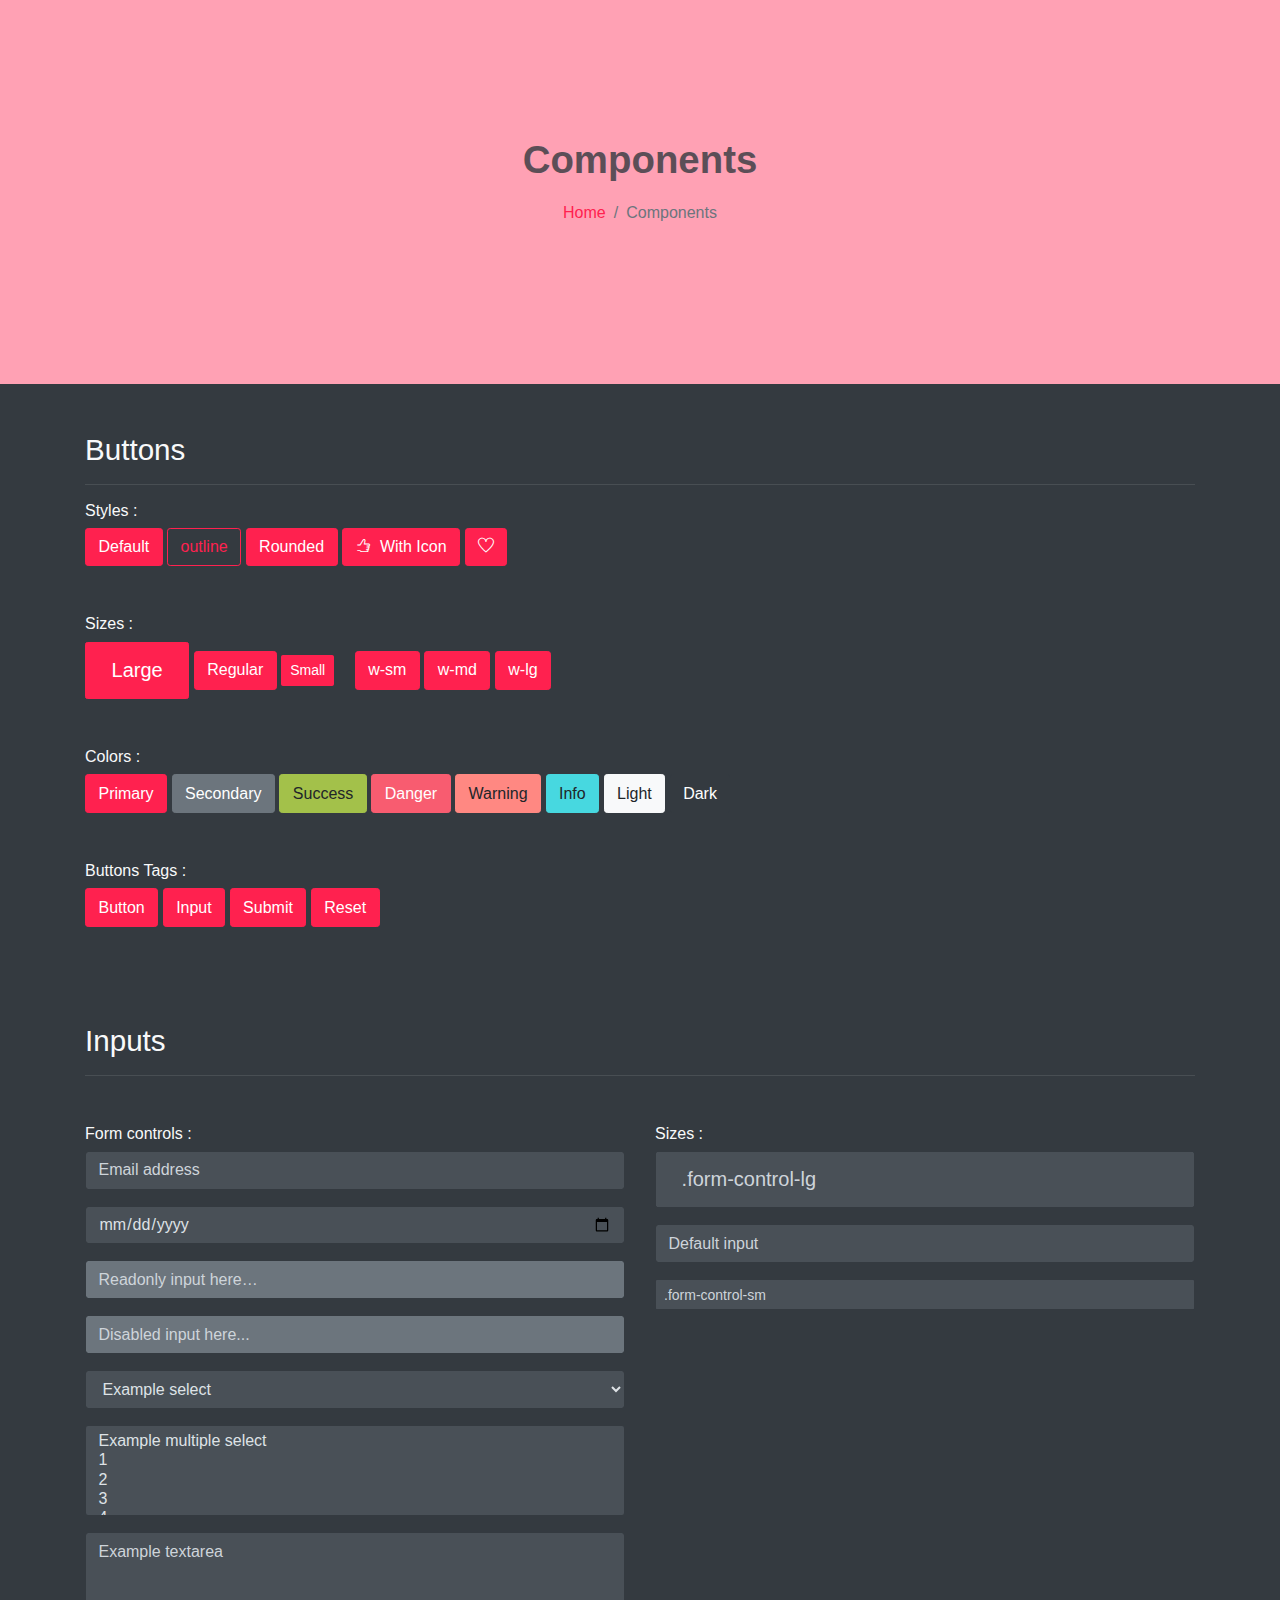
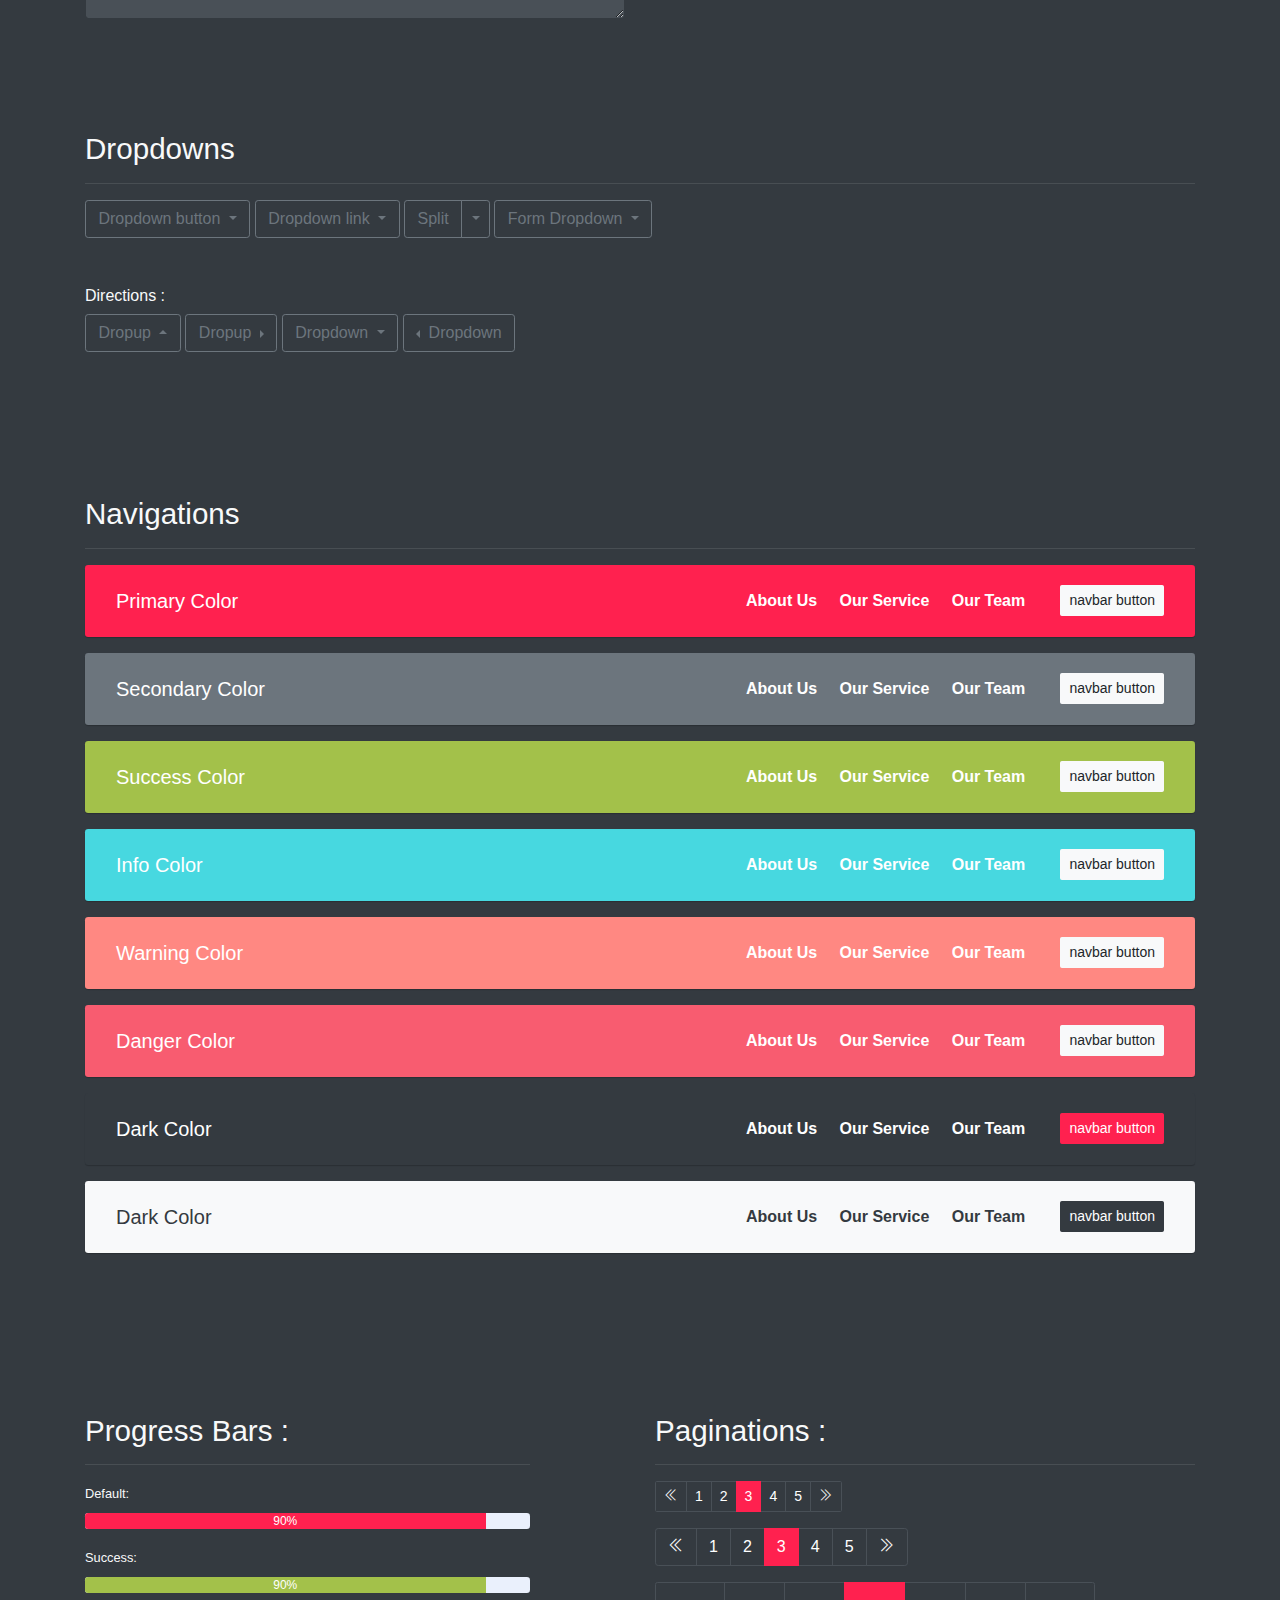
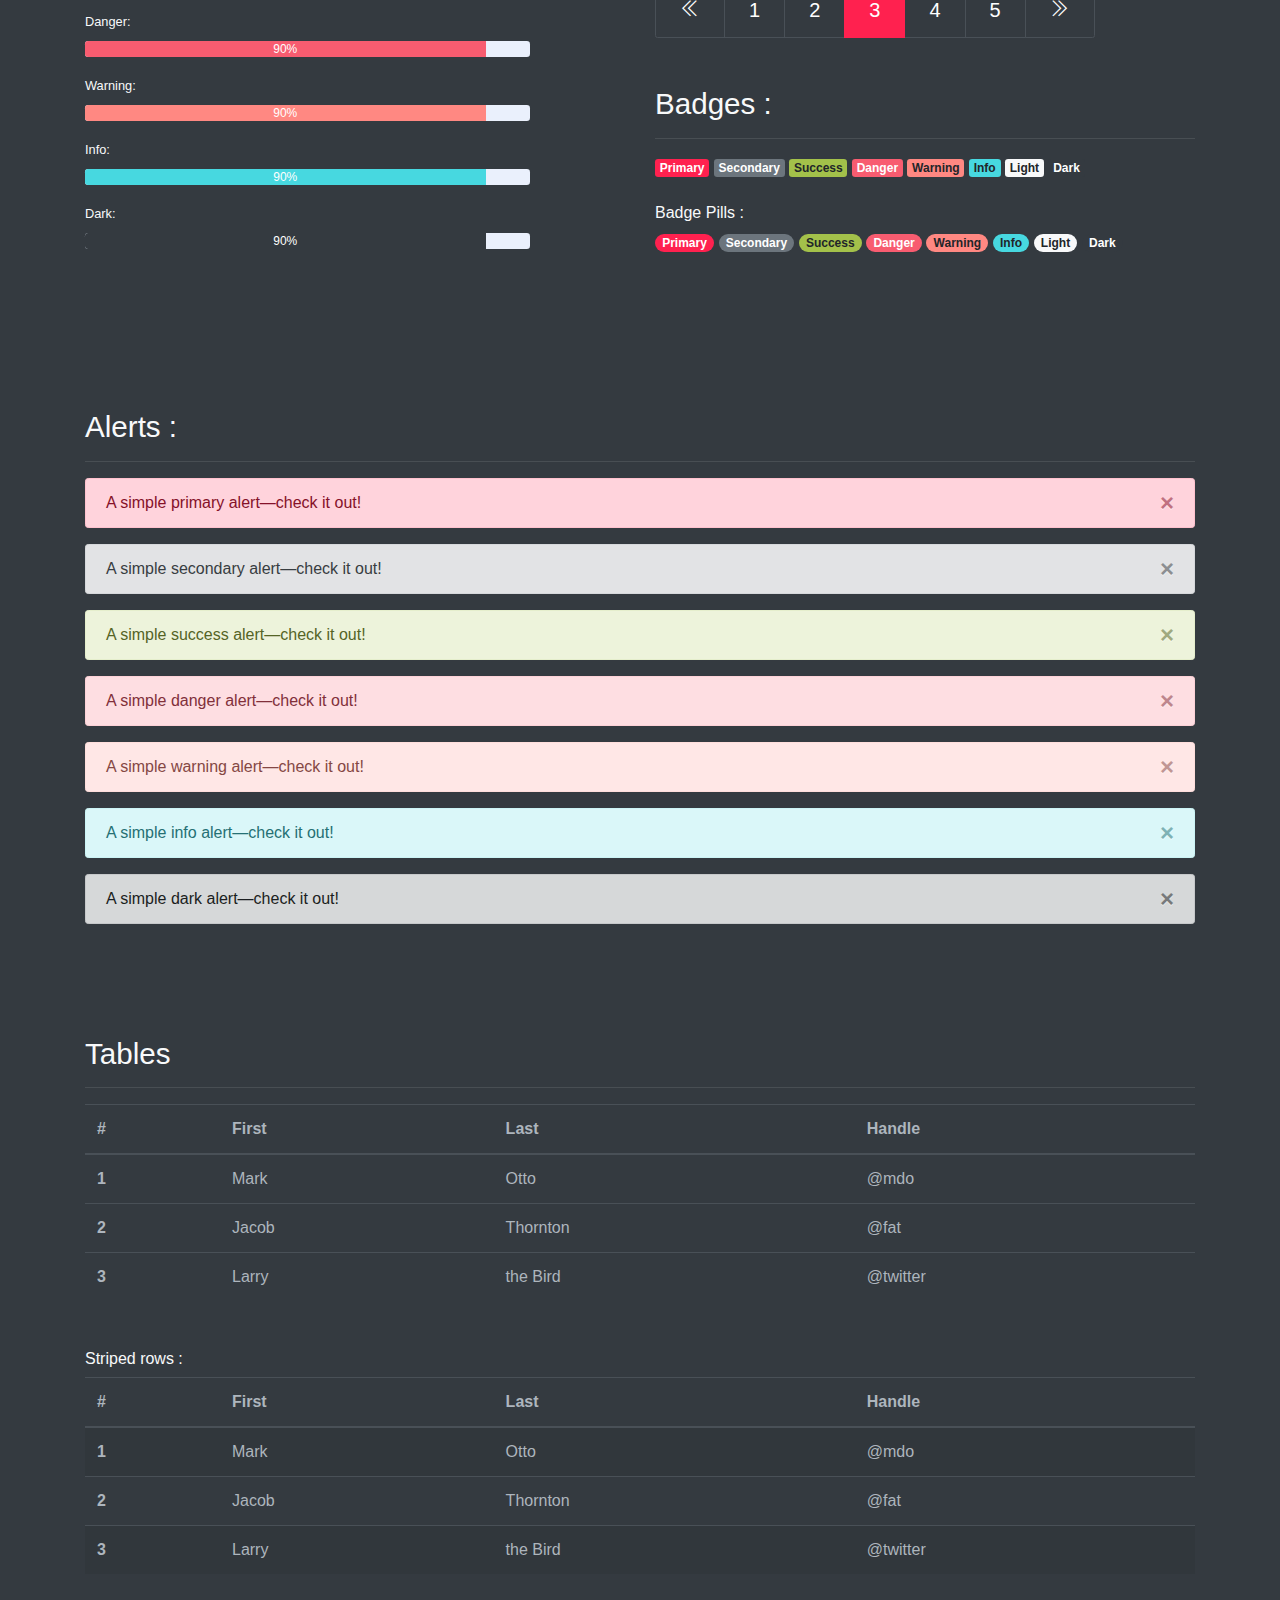
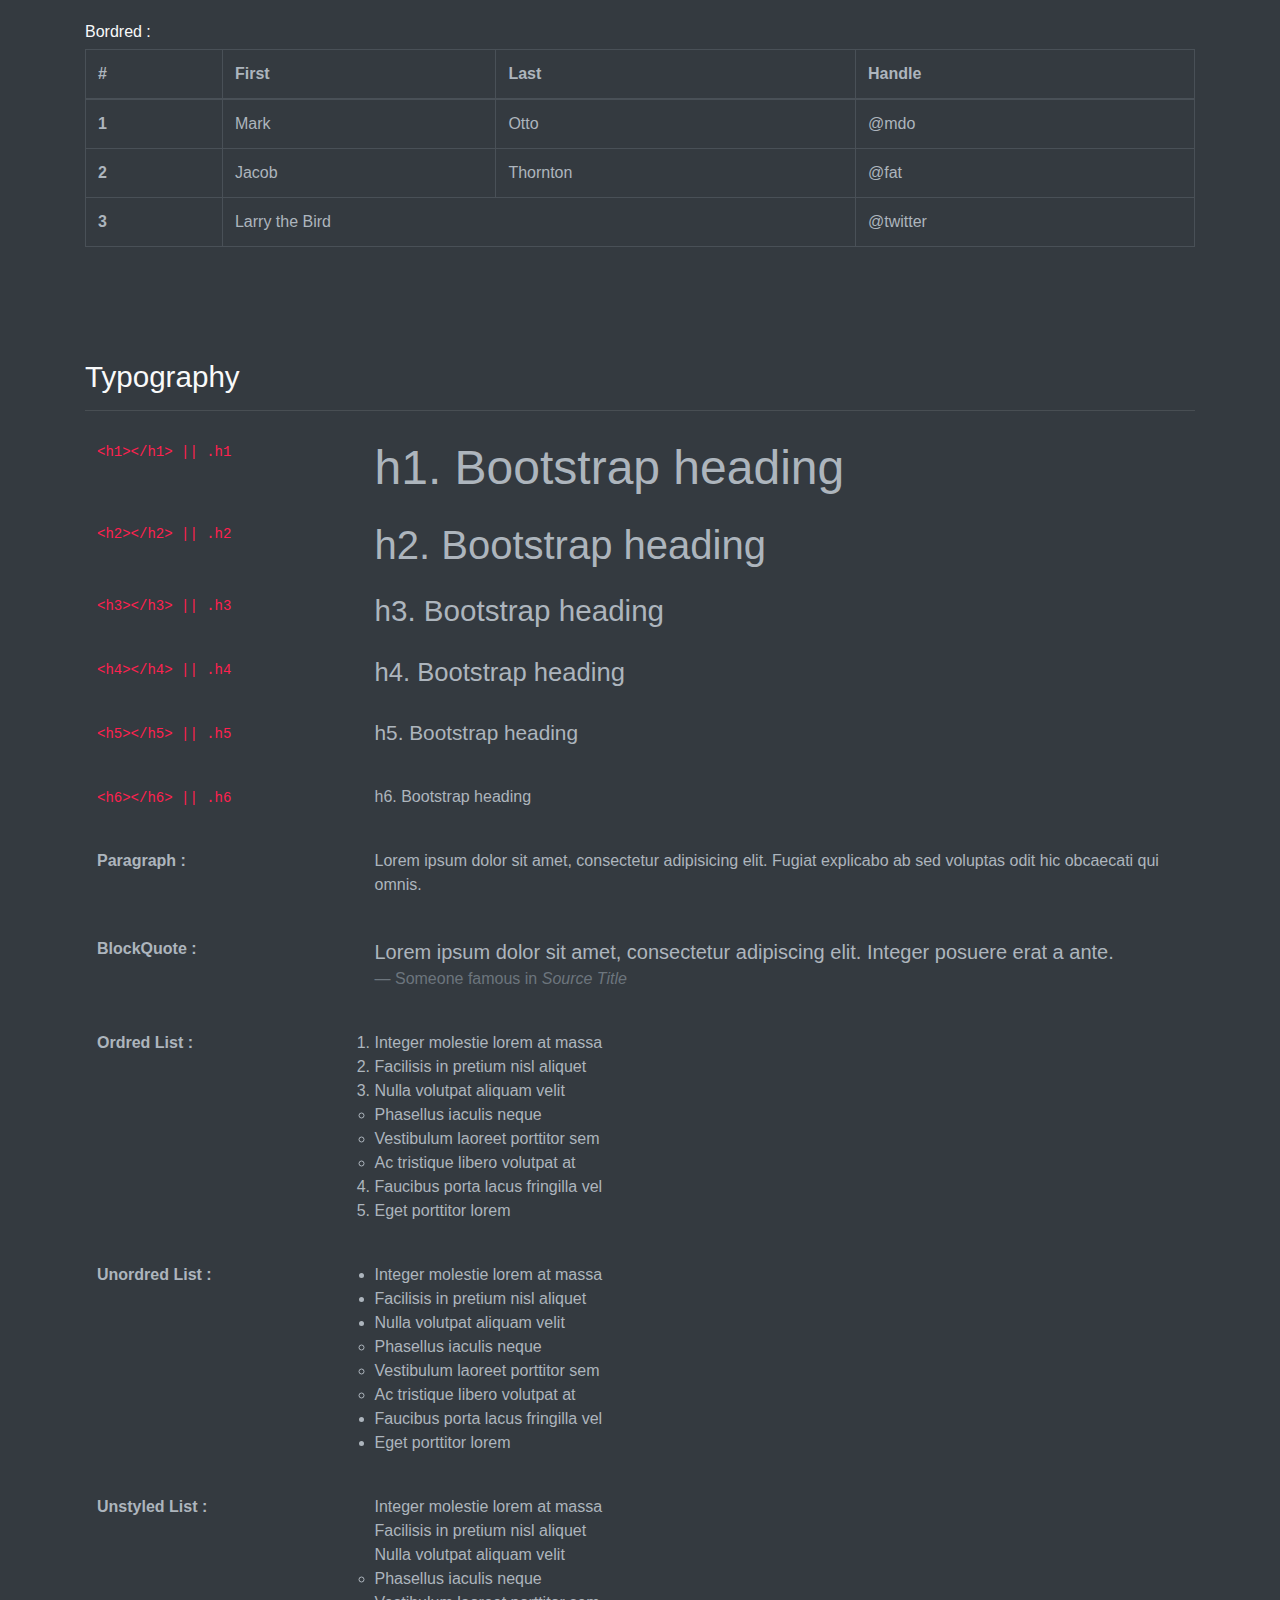
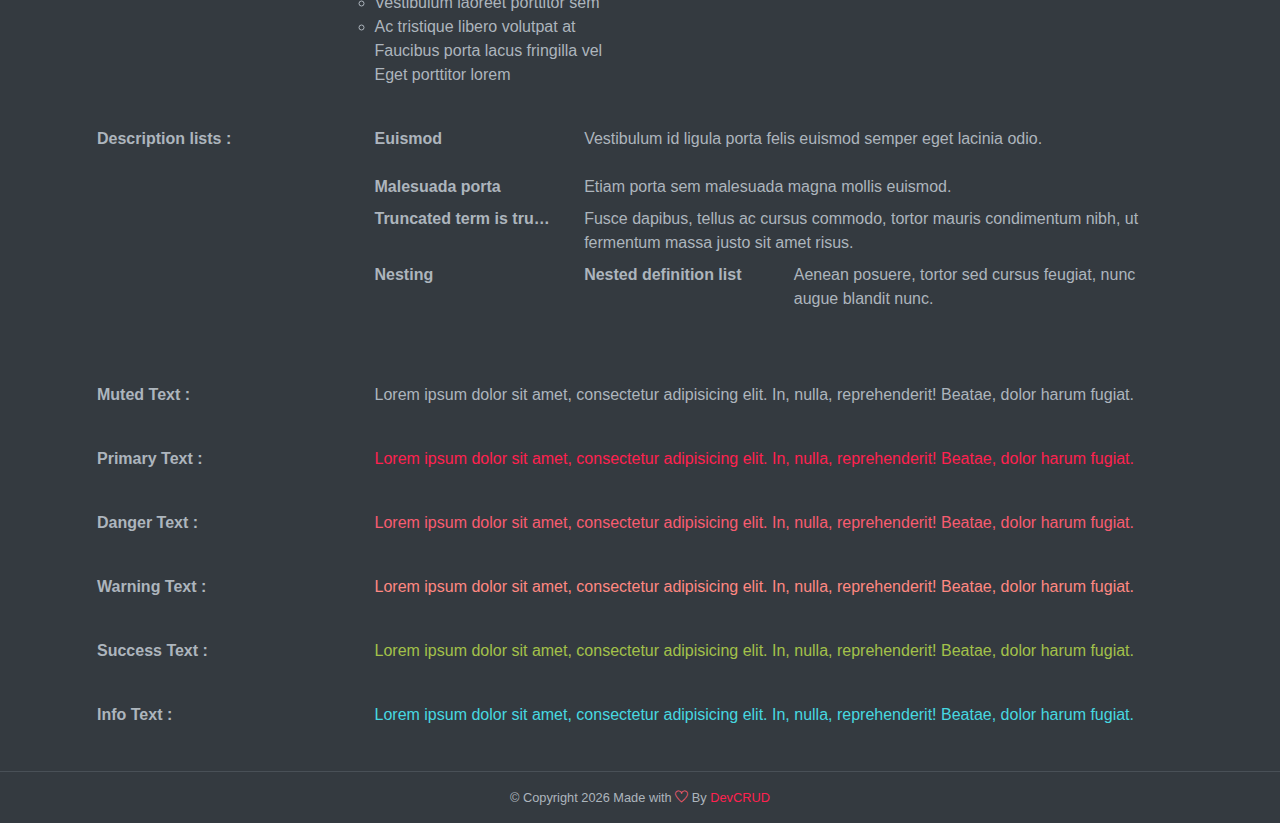
<file: public_html/components.html>
<!DOCTYPE html>
<html lang="en">
<head>
   <meta charset="utf-8">
    <meta name="viewport" content="width=device-width, initial-scale=1, shrink-to-fit=no">
    <meta name="description" content="Start your development with FoodHut landing page.">
    <meta name="author" content="Devcrud">
    <title>FoodHut | Free Bootstrap 4.3.x template</title>

   <!-- font icons -->
   <link rel="stylesheet" href="assets/vendors/themify-icons/css/themify-icons.css">

   <!-- Bootstrap + Steller  -->
   <link rel="stylesheet" href="assets/css/foodhut.css">
</head>
<body>

   <!-- Page Header -->
   <header class="header header-mini"> 
      <div class="header-title">Components</div> 
      <nav aria-label="breadcrumb">
         <ol class="breadcrumb">
            <li class="breadcrumb-item"><a href="/">Home</a></li>
            <li class="breadcrumb-item active" aria-current="page">Components</li>
         </ol>
      </nav>
   </header> <!-- End Of Page Header -->

   <!-- main content -->
   <div class="container">

      <!-- Buttons -->
      <h3 class="mt-5">Buttons</h3>
      <hr>
      <h6 class="section-secondary-title">Styles :</h6>
      <button class="btn btn-primary">Default</button>
      <button class="btn btn-outline-primary">outline</button>
      <button class="btn btn-primary rounded">Rounded</button>
      <button class="btn btn-primary rounded"><i class="ti-thumb-up pr-1"></i> With Icon</button>
      <button class="btn btn-primary circle"><i class="ti-heart"></i></button>

      <h6 class="section-secondary-title mt-5">Sizes :</h6>
      <button class="btn btn-primary btn-lg">Large</button>
      <button class="btn btn-primary ">Regular</button>
      <button class="btn btn-primary btn-sm">Small</button>
      <button class="btn btn-primary w-sm ml-3">w-sm</button>
      <button class="btn btn-primary w-md">w-md</button>
      <button class="btn btn-primary w-lg">w-lg</button>

      <h6 class="section-secondary-title mt-5">Colors :</h6>          
      <button type="button" class="btn btn-primary">Primary</button>
      <button type="button" class="btn btn-secondary">Secondary</button>
      <button type="button" class="btn btn-success">Success</button>
      <button type="button" class="btn btn-danger">Danger</button>
      <button type="button" class="btn btn-warning">Warning</button>
      <button type="button" class="btn btn-info">Info</button>
      <button type="button" class="btn btn-light">Light</button>
      <button type="button" class="btn btn-dark">Dark</button>

      <h6 class="section-secondary-title mt-5">Buttons Tags :</h6>
      <button class="btn btn-primary" type="submit">Button</button>
      <input class="btn btn-primary" type="button" value="Input">
      <input class="btn btn-primary" type="submit" value="Submit">
      <input class="btn btn-primary" type="reset" value="Reset">
      
      <!-- devider -->
      <div class="py-5"></div>

      <!-- Inputs -->
      <h3>Inputs</h3>
      <hr>
      <div class="row mt-5">
         <div class="col-md-6">
            <h6 class="section-secondary-title">Form controls :</h6>        
            <div class="form-group">
               <input type="email" class="form-control" id="exampleFormControlInput1" placeholder="Email address">
            </div>
            <div class="form-group">
               <input type="date" class="form-control" id="exampleFormControlInput1" placeholder="Date">
            </div>
            <div class="form-group">
               <input class="form-control" type="text" placeholder="Readonly input here…" readonly>
            </div>
            <div class="form-group">
               <input class="form-control" id="disabledInput" type="text" placeholder="Disabled input here..." disabled>
            </div>
            <div class="form-group">
               <select class="form-control" id="exampleFormControlSelect1">
                  <option>Example select</option>
                  <option>1</option>
                  <option>2</option>
                  <option>3</option>
                  <option>4</option>
                  <option>5</option>
               </select>
            </div>
            <div class="form-group">
               <select multiple class="form-control" id="exampleFormControlSelect2">
                  <option>Example multiple select</option>
                  <option>1</option>
                  <option>2</option>
                  <option>3</option>
                  <option>4</option>
                  <option>5</option>
               </select>
            </div>
            <div class="form-group">
               <textarea class="form-control" id="exampleFormControlTextarea1" rows="3" placeholder="Example textarea"></textarea>
            </div>
         </div>
         <div class="col-md-6">
            <h6 class="section-secondary-title">Sizes :</h6>    
            <div class="form-group">
               <input class="form-control form-control-lg" type="text" placeholder=".form-control-lg">             
            </div>
            <div class="form-group">
               <input class="form-control" type="text" placeholder="Default input">
            </div>
            <div class="form-group">
               <input class="form-control form-control-sm" type="text" placeholder=".form-control-sm"> 
            </div>
         </div>
      </div> <!-- end of inputs -->   

      <!-- devider -->
      <div class="py-5"></div>             

      <!-- Dropdowns -->
      <h3 class="components-section-title font-weight-normal">Dropdowns</h3>
      <hr>
      <div class="dropdown d-inline-block">
         <button class="btn btn-outline-secondary dropdown-toggle" type="button" id="dropdownMenuButton" data-toggle="dropdown" aria-haspopup="true" aria-expanded="false">
         Dropdown button
         </button>
         <div class="dropdown-menu" aria-labelledby="dropdownMenuButton">
         <a class="dropdown-item" href="#">Action</a>
         <a class="dropdown-item" href="#">Another action</a>
         <a class="dropdown-item" href="#">Something else here</a>
         </div>
      </div>
      <div class="dropdown d-inline-block">
         <a class="btn btn-outline-secondary dropdown-toggle" href="#" role="button" id="dropdownMenuLink" data-toggle="dropdown" aria-haspopup="true" aria-expanded="false">
            Dropdown link
         </a>
         <div class="dropdown-menu" aria-labelledby="dropdownMenuLink">
            <a class="dropdown-item" href="#">Action</a>
            <a class="dropdown-item" href="#">Another action</a>
            <a class="dropdown-item" href="#">Something else here</a>
         </div>
      </div>
      <div class="btn-group">
         <button type="button" class="btn btn-outline-secondary">Split</button>
         <button type="button" class="btn btn-outline-secondary dropdown-toggle dropdown-toggle-split" data-toggle="dropdown" aria-haspopup="true" aria-expanded="false">
         <span class="sr-only">Toggle Dropdown</span>
         </button>
         <div class="dropdown-menu">
            <a class="dropdown-item" href="#">Action</a>
            <a class="dropdown-item" href="#">Another action</a>
            <a class="dropdown-item" href="#">Something else here</a>
            <div class="dropdown-divider"></div>
            <a class="dropdown-item" href="#">Separated link</a>
         </div>
      </div>
      <div class="btn-group">
         <button class="btn btn-outline-secondary dropdown-toggle" type="button" id="dropdownMenuButton" data-toggle="dropdown" aria-haspopup="true" aria-expanded="false">
            Form Dropdown
         </button>
         <div class="dropdown-menu form">
            <form class="px-4 py-3">
               <div class="form-group">
                  <input type="email" class="form-control" id="exampleDropdownFormEmail1" placeholder="email@example.com">
               </div>
               <div class="form-group">
                  <input type="password" class="form-control" id="exampleDropdownFormPassword1" placeholder="Password">
               </div>
               <div class="form-check mb-3">
                  <input type="checkbox" class="form-check-input" id="dropdownCheck">
                  <label class="form-check-label" for="dropdownCheck">
                     Remember me
                  </label>
               </div>
               <button type="submit" class="btn btn-primary btn-block">Sign in</button>
            </form>
            <div class="dropdown-divider"></div>
            <a class="dropdown-item" href="#"><small>New around here? Sign up</small></a>
            <a class="dropdown-item" href="#"><small>Forgot password?</small></a>
         </div>
      </div>       
      <h6 class="section-secondary-title mt-5">Directions :</h6>  
      <div class="btn-group dropup">
         <button type="button" class="btn btn-outline-secondary dropdown-toggle" data-toggle="dropdown" aria-haspopup="true" aria-expanded="false">
            Dropup
         </button>
         <div class="dropdown-menu">
            <a class="dropdown-item" href="#">Action</a>
            <a class="dropdown-item" href="#">Another action</a>
            <a class="dropdown-item" href="#">Something else here</a>
            <div class="dropdown-divider"></div>
            <a class="dropdown-item" href="#">Separated link</a>
         </div>
      </div>
      <div class="btn-group dropright">
         <button type="button" class="btn btn-outline-secondary dropdown-toggle" data-toggle="dropdown" aria-haspopup="true" aria-expanded="false">
            Dropup
         </button>
         <div class="dropdown-menu">
            <a class="dropdown-item" href="#">Action</a>
            <a class="dropdown-item" href="#">Another action</a>
            <a class="dropdown-item" href="#">Something else here</a>
            <div class="dropdown-divider"></div>
            <a class="dropdown-item" href="#">Separated link</a>
         </div>
      </div>
      <div class="btn-group">
         <button type="button" class="btn btn-outline-secondary dropdown-toggle" data-toggle="dropdown" aria-haspopup="true" aria-expanded="false">
            Dropdown
         </button>
         <div class="dropdown-menu">
            <a class="dropdown-item" href="#">Action</a>
            <a class="dropdown-item" href="#">Another action</a>
            <a class="dropdown-item" href="#">Something else here</a>
            <div class="dropdown-divider"></div>
            <a class="dropdown-item" href="#">Separated link</a>
         </div>
      </div>
      <div class="btn-group dropleft">
         <button type="button" class="btn btn-outline-secondary dropdown-toggle" data-toggle="dropdown" aria-haspopup="true" aria-expanded="false">
            Dropdown
         </button>
         <div class="dropdown-menu">
            <a class="dropdown-item" href="#">Action</a>
            <a class="dropdown-item" href="#">Another action</a>
            <a class="dropdown-item" href="#">Something else here</a>
            <div class="dropdown-divider"></div>
            <a class="dropdown-item" href="#">Separated link</a>
         </div>
      </div> <!-- end of Dropdowns -->  

      <!-- devider -->
      <div class="py-5"></div>   

      <!-- navbars -->
      <h3 class="components-section-title font-weight-normal mt-5">Navigations</h3>
      <hr>
      <nav class="navbar navbar-expand-sm navbar-dark bg-primary rounded shadow mb-3">
         <div class="container">
            <a class="navbar-brand" href="#">Primary Color</a>
            <button class="navbar-toggler ml-auto" type="button" data-toggle="collapse" data-target="#navbarSupportedContent" aria-controls="navbarSupportedContent" aria-expanded="false" aria-label="Toggle navigation">
            <span class="navbar-toggler-icon"></span>
            </button>
            <div class="collapse navbar-collapse" id="navbarSupportedContent">
               <ul class="navbar-nav ml-auto"> 
                  <li class="nav-item">
                     <a class="nav-link" href="#about">About Us</a>
                  </li>
                  <li class="nav-item">
                     <a class="nav-link" href="#service">Our Service</a>
                  </li>
                  <li class="nav-item">
                     <a class="nav-link" href="#team">Our Team</a>
                  </li>
                  <li class="nav-item">
                     <a href="#book-table" class="ml-4 mt-1 btn btn-light btn-sm">navbar button</a>
                  </li>
               </ul>                       
            </div>
         </div>
      </nav>
      <nav class="navbar navbar-expand-sm navbar-dark bg-secondary rounded shadow mb-3">
         <div class="container">
            <a class="navbar-brand" href="#">Secondary Color</a>
            <button class="navbar-toggler ml-auto" type="button" data-toggle="collapse" data-target="#navbarSupportedContent" aria-controls="navbarSupportedContent" aria-expanded="false" aria-label="Toggle navigation">
            <span class="navbar-toggler-icon"></span>
            </button>
            <div class="collapse navbar-collapse" id="navbarSupportedContent">
               <ul class="navbar-nav ml-auto"> 
                  <li class="nav-item">
                     <a class="nav-link" href="#about">About Us</a>
                  </li>
                  <li class="nav-item">
                     <a class="nav-link" href="#service">Our Service</a>
                  </li>
                  <li class="nav-item">
                     <a class="nav-link" href="#team">Our Team</a>
                  </li>
                  <li class="nav-item">
                     <a href="#book-table" class="ml-4 mt-1 btn btn-light btn-sm">navbar button</a>
                  </li>
               </ul>                       
            </div>
         </div>
      </nav>
      <nav class="navbar navbar-expand-sm navbar-dark bg-success rounded shadow mb-3">
         <div class="container">
            <a class="navbar-brand" href="#">Success Color</a>
            <button class="navbar-toggler ml-auto" type="button" data-toggle="collapse" data-target="#navbarSupportedContent" aria-controls="navbarSupportedContent" aria-expanded="false" aria-label="Toggle navigation">
            <span class="navbar-toggler-icon"></span>
            </button>
            <div class="collapse navbar-collapse" id="navbarSupportedContent">
               <ul class="navbar-nav ml-auto"> 
                  <li class="nav-item">
                     <a class="nav-link" href="#about">About Us</a>
                  </li>
                  <li class="nav-item">
                     <a class="nav-link" href="#service">Our Service</a>
                  </li>
                  <li class="nav-item">
                     <a class="nav-link" href="#team">Our Team</a>
                  </li>
                  <li class="nav-item">
                     <a href="#book-table" class="ml-4 mt-1 btn btn-light btn-sm">navbar button</a>
                  </li>
               </ul>                       
            </div>
         </div>
      </nav>
      <nav class="navbar navbar-expand-sm navbar-dark bg-info rounded shadow mb-3">
         <div class="container">
            <a class="navbar-brand" href="#">Info Color</a>
            <button class="navbar-toggler ml-auto" type="button" data-toggle="collapse" data-target="#navbarSupportedContent" aria-controls="navbarSupportedContent" aria-expanded="false" aria-label="Toggle navigation">
            <span class="navbar-toggler-icon"></span>
            </button>
            <div class="collapse navbar-collapse" id="navbarSupportedContent">
               <ul class="navbar-nav ml-auto"> 
                  <li class="nav-item">
                     <a class="nav-link" href="#about">About Us</a>
                  </li>
                  <li class="nav-item">
                     <a class="nav-link" href="#service">Our Service</a>
                  </li>
                  <li class="nav-item">
                     <a class="nav-link" href="#team">Our Team</a>
                  </li>
                  <li class="nav-item">
                     <a href="#book-table" class="ml-4 mt-1 btn btn-light btn-sm">navbar button</a>
                  </li>
               </ul>                       
            </div>
         </div>
      </nav>
      <nav class="navbar navbar-expand-sm navbar-dark bg-warning rounded shadow mb-3">
         <div class="container">
            <a class="navbar-brand" href="#">Warning Color</a>
            <button class="navbar-toggler ml-auto" type="button" data-toggle="collapse" data-target="#navbarSupportedContent" aria-controls="navbarSupportedContent" aria-expanded="false" aria-label="Toggle navigation">
            <span class="navbar-toggler-icon"></span>
            </button>
            <div class="collapse navbar-collapse" id="navbarSupportedContent">
               <ul class="navbar-nav ml-auto"> 
                  <li class="nav-item">
                     <a class="nav-link" href="#about">About Us</a>
                  </li>
                  <li class="nav-item">
                     <a class="nav-link" href="#service">Our Service</a>
                  </li>
                  <li class="nav-item">
                     <a class="nav-link" href="#team">Our Team</a>
                  </li>
                  <li class="nav-item">
                     <a href="#book-table" class="ml-4 mt-1 btn btn-light btn-sm">navbar button</a>
                  </li>
               </ul>                       
            </div>
         </div>
      </nav>
      <nav class="navbar navbar-expand-sm navbar-dark bg-danger rounded shadow mb-3">
         <div class="container">
            <a class="navbar-brand" href="#">Danger Color</a>
            <button class="navbar-toggler ml-auto" type="button" data-toggle="collapse" data-target="#navbarSupportedContent" aria-controls="navbarSupportedContent" aria-expanded="false" aria-label="Toggle navigation">
            <span class="navbar-toggler-icon"></span>
            </button>
            <div class="collapse navbar-collapse" id="navbarSupportedContent">
               <ul class="navbar-nav ml-auto"> 
                  <li class="nav-item">
                     <a class="nav-link" href="#about">About Us</a>
                  </li>
                  <li class="nav-item">
                     <a class="nav-link" href="#service">Our Service</a>
                  </li>
                  <li class="nav-item">
                     <a class="nav-link" href="#team">Our Team</a>
                  </li>
                  <li class="nav-item">
                     <a href="#book-table" class="ml-4 mt-1 btn btn-light btn-sm">navbar button</a>
                  </li>
               </ul>                       
            </div>
         </div>
      </nav>
      <nav class="navbar navbar-expand-sm navbar-dark bg-dark rounded shadow mb-3">
         <div class="container">
            <a class="navbar-brand" href="#">Dark Color</a>
            <button class="navbar-toggler ml-auto" type="button" data-toggle="collapse" data-target="#navbarSupportedContent" aria-controls="navbarSupportedContent" aria-expanded="false" aria-label="Toggle navigation">
            <span class="navbar-toggler-icon"></span>
            </button>
            <div class="collapse navbar-collapse" id="navbarSupportedContent">
               <ul class="navbar-nav ml-auto"> 
                  <li class="nav-item">
                     <a class="nav-link" href="#about">About Us</a>
                  </li>
                  <li class="nav-item">
                     <a class="nav-link" href="#service">Our Service</a>
                  </li>
                  <li class="nav-item">
                     <a class="nav-link" href="#team">Our Team</a>
                  </li>
                  <li class="nav-item">
                     <a href="#book-table" class="ml-4 mt-1 btn btn-primary btn-sm">navbar button</a>
                  </li>
               </ul>                       
            </div>
         </div>
      </nav>
      <nav class="navbar navbar-expand-sm navbar-light bg-light rounded shadow mb-3">
         <div class="container">
            <a class="navbar-brand" href="#">Dark Color</a>
            <button class="navbar-toggler ml-auto" type="button" data-toggle="collapse" data-target="#navbarSupportedContent" aria-controls="navbarSupportedContent" aria-expanded="false" aria-label="Toggle navigation">
            <span class="navbar-toggler-icon"></span>
            </button>
            <div class="collapse navbar-collapse" id="navbarSupportedContent">
               <ul class="navbar-nav ml-auto"> 
                  <li class="nav-item">
                     <a class="nav-link" href="#about">About Us</a>
                  </li>
                  <li class="nav-item">
                     <a class="nav-link" href="#service">Our Service</a>
                  </li>
                  <li class="nav-item">
                     <a class="nav-link" href="#team">Our Team</a>
                  </li>
                  <li class="nav-item">
                     <a href="#book-table" class="ml-4 mt-1 btn btn-dark btn-sm">navbar button</a>
                  </li>
               </ul>                       
            </div>
         </div>
      </nav>
      <!-- End of navbars -->

      <!-- devider -->
      <div class="py-5"></div>   
      
      <!-- progress bars -->
      <div class="row justify-content-between">
         <div class="col-md-5">
            <h3 class="components-section-title font-weight-normal mt-5">Progress Bars :</h3>
            <hr>
            <small>Default: </small>
            <div class="progress mt-2 mb-3">
               <div class="progress-bar" role="progressbar" style="width: 90%" aria-valuenow="25" aria-valuemin="0" aria-valuemax="100"><span>90%</span></div>
            </div>
            <small>Success:</small>
            <div class="progress mt-2 mb-3">
               <div class="progress-bar bg-success" role="progressbar" style="width: 90%" aria-valuenow="25" aria-valuemin="0" aria-valuemax="100"><span>90%</span></div>
            </div>
            <small>Danger:</small>
            <div class="progress mt-2 mb-3">
               <div class="progress-bar bg-danger" role="progressbar" style="width: 90%" aria-valuenow="25" aria-valuemin="0" aria-valuemax="100"><span>90%</span></div>
            </div>
            <small>Warning:</small>
            <div class="progress mt-2 mb-3">
               <div class="progress-bar bg-warning" role="progressbar" style="width: 90%" aria-valuenow="25" aria-valuemin="0" aria-valuemax="100"><span>90%</span></div>
            </div>
            <small>Info:</small>
            <div class="progress mt-2 mb-3">
               <div class="progress-bar bg-info" role="progressbar" style="width: 90%" aria-valuenow="25" aria-valuemin="0" aria-valuemax="100"><span>90%</span></div>
            </div>
            <small>Dark:</small>
            <div class="progress mt-2 mb-3">
               <div class="progress-bar bg-dark" role="progressbar" style="width: 90%" aria-valuenow="25" aria-valuemin="0" aria-valuemax="100"><span>90%</span></div>
            </div>
         </div>
         <div class="col-md-6">
            <h3 class="components-section-title font-weight-normal mt-5">Paginations :</h3>
            <hr>
            <nav aria-label="Page navigation example">
               <ul class="pagination pagination-sm">
                  <li class="page-item"><a class="page-link" href="#"><i class="ti-angle-double-left"></i></a></li>
                  <li class="page-item"><a class="page-link" href="#">1</a></li>
                  <li class="page-item"><a class="page-link" href="#">2</a></li>
                  <li class="page-item active"><a class="page-link" href="#">3</a></li>
                  <li class="page-item"><a class="page-link" href="#">4</a></li>
                  <li class="page-item"><a class="page-link" href="#">5</a></li>
                  <li class="page-item"><a class="page-link" href="#"><i class="ti-angle-double-right"></i></a></li>
               </ul>
            </nav>
            <nav aria-label="Page navigation example">
               <ul class="pagination">
               <li class="page-item"><a class="page-link" href="#"><i class="ti-angle-double-left"></i></a></li>
                  <li class="page-item"><a class="page-link" href="#">1</a></li>
                  <li class="page-item"><a class="page-link" href="#">2</a></li>
                  <li class="page-item active"><a class="page-link" href="#">3</a></li>
                  <li class="page-item"><a class="page-link" href="#">4</a></li>
                  <li class="page-item"><a class="page-link" href="#">5</a></li>
                  <li class="page-item"><a class="page-link" href="#"><i class="ti-angle-double-right"></i></a></li>
               </ul>
            </nav>
            <nav aria-label="Page navigation example">
               <ul class="pagination pagination-lg">
                  <li class="page-item"><a class="page-link" href="#"><i class="ti-angle-double-left"></i></a></li>
                  <li class="page-item"><a class="page-link" href="#">1</a></li>
                  <li class="page-item"><a class="page-link" href="#">2</a></li>
                  <li class="page-item active"><a class="page-link" href="#">3</a></li>
                  <li class="page-item"><a class="page-link" href="#">4</a></li>
                  <li class="page-item"><a class="page-link" href="#">5</a></li>
                  <li class="page-item"><a class="page-link" href="#"><i class="ti-angle-double-right"></i></a></li>
               </ul>
            </nav>

            <!-- Badges -->
            <h3 class="components-section-title font-weight-normal mt-5">Badges :</h3>
            <hr>
            <span class="badge badge-primary">Primary</span>
            <span class="badge badge-secondary">Secondary</span>
            <span class="badge badge-success">Success</span>
            <span class="badge badge-danger">Danger</span>
            <span class="badge badge-warning">Warning</span>
            <span class="badge badge-info">Info</span>
            <span class="badge badge-light">Light</span>
            <span class="badge badge-dark">Dark</span>
            <h6 class="section-secondary-title mt-4 mb-2">Badge Pills :</h6>
            <span class="badge badge-pill badge-primary">Primary</span>
            <span class="badge badge-pill badge-secondary">Secondary</span>
            <span class="badge badge-pill badge-success">Success</span>
            <span class="badge badge-pill badge-danger">Danger</span>
            <span class="badge badge-pill badge-warning">Warning</span>
            <span class="badge badge-pill badge-info">Info</span>
            <span class="badge badge-pill badge-light">Light</span>
            <span class="badge badge-pill badge-dark">Dark</span>
         </div>
      </div> <!-- End of Progress bars -->

      <!-- devider -->
      <div class="py-5"></div>  

      <!-- Alerts -->
      <h3 class="components-section-title font-weight-normal mt-5">Alerts :</h3>
      <hr>
      <div class="alert alert-primary alert-dismissible fade show" role="alert">
         A simple primary alert—check it out!
         <button type="button" class="close" data-dismiss="alert" aria-label="Close">
            <span aria-hidden="true">&times;</span>
         </button>
      </div>
      <div class="alert alert-secondary alert-dismissible fade show" role="alert">
         A simple secondary alert—check it out!
         <button type="button" class="close" data-dismiss="alert" aria-label="Close">
            <span aria-hidden="true">&times;</span>
         </button>
      </div>
      <div class="alert alert-success alert-dismissible fade show" role="alert">
         A simple success alert—check it out!
         <button type="button" class="close" data-dismiss="alert" aria-label="Close">
            <span aria-hidden="true">&times;</span>
         </button>
      </div>
      <div class="alert alert-danger alert-dismissible fade show" role="alert">
         A simple danger alert—check it out!
         <button type="button" class="close" data-dismiss="alert" aria-label="Close">
            <span aria-hidden="true">&times;</span>
         </button>
      </div>
      <div class="alert alert-warning alert-dismissible fade show" role="alert">
         A simple warning alert—check it out!
         <button type="button" class="close" data-dismiss="alert" aria-label="Close">
            <span aria-hidden="true">&times;</span>
         </button>
      </div>
      <div class="alert alert-info alert-dismissible fade show" role="alert">
         A simple info alert—check it out!
         <button type="button" class="close" data-dismiss="alert" aria-label="Close">
            <span aria-hidden="true">&times;</span>
         </button>
      </div>
      <div class="alert alert-dark alert-dismissible fade show" role="alert">
         A simple dark alert—check it out!
         <button type="button" class="close" data-dismiss="alert" aria-label="Close">
            <span aria-hidden="true">&times;</span>
         </button>
      </div>
      <!-- end of alerts -->

      <!-- devider -->
      <div class="py-5"></div> 
   
      <!-- tables -->
      <h3 class="components-section-title">Tables</h3>
      <hr>
      <table class="table">
         <thead>
            <tr>
               <th scope="col">#</th>
               <th scope="col">First</th>
               <th scope="col">Last</th>
               <th scope="col">Handle</th>
            </tr>
         </thead>
         <tbody>
            <tr>
               <th scope="row">1</th>
               <td>Mark</td>
               <td>Otto</td>
               <td>@mdo</td>
            </tr>
            <tr>
               <th scope="row">2</th>
               <td>Jacob</td>
               <td>Thornton</td>
               <td>@fat</td>
            </tr>
            <tr>
               <th scope="row">3</th>
               <td>Larry</td>
               <td>the Bird</td>
               <td>@twitter</td>
            </tr>
         </tbody>
      </table>

      <h6 class="section-secondary-title mt-5">Striped rows :</h6>
      <table class="table table-striped">
         <thead>
            <tr>
               <th scope="col">#</th>
               <th scope="col">First</th>
               <th scope="col">Last</th>
               <th scope="col">Handle</th>
            </tr>
         </thead>
         <tbody>
            <tr>
               <th scope="row">1</th>
               <td>Mark</td>
               <td>Otto</td>
               <td>@mdo</td>
            </tr>
            <tr>
               <th scope="row">2</th>
               <td>Jacob</td>
               <td>Thornton</td>
               <td>@fat</td>
            </tr>
            <tr>
               <th scope="row">3</th>
               <td>Larry</td>
               <td>the Bird</td>
               <td>@twitter</td>
            </tr>
         </tbody>
      </table>

      <h6 class="section-secondary-title mt-5">Bordred :</h6>
      <table class="table table-bordered">
         <thead>
            <tr>
               <th scope="col">#</th>
               <th scope="col">First</th>
               <th scope="col">Last</th>
               <th scope="col">Handle</th>
            </tr>
         </thead>
         <tbody>
            <tr>
               <th scope="row">1</th>
               <td>Mark</td>
               <td>Otto</td>
               <td>@mdo</td>
            </tr>
            <tr>
               <th scope="row">2</th>
               <td>Jacob</td>
               <td>Thornton</td>
               <td>@fat</td>
            </tr>
            <tr>
               <th scope="row">3</th>
               <td colspan="2">Larry the Bird</td>
               <td>@twitter</td>
            </tr>
         </tbody>
      </table>
      <!-- end of tables -->

      <!-- devider -->
      <div class="py-5"></div> 

      <!-- typography -->
      <h3 class="components-section-title">Typography</h3>
      <hr>
      
      <table class="table table-borderless v-align-center">
         <tbody>
            <tr>
               <td>
                  <p><code class="highlighter-rouge">&lt;h1&gt;&lt;/h1&gt; || .h1</code></p>
               </td>
               <td class="w-75"><span class="h1">h1. Bootstrap heading</span></td>
            </tr>
            <tr>
               <td>
                  <p><code class="highlighter-rouge">&lt;h2&gt;&lt;/h2&gt; || .h2</code></p>
               </td>
               <td><span class="h2">h2. Bootstrap heading</span></td>
            </tr>
            <tr>
               <td>
                  <p><code class="highlighter-rouge">&lt;h3&gt;&lt;/h3&gt; || .h3</code></p>
               </td>
               <td><span class="h3">h3. Bootstrap heading</span></td>
            </tr>
            <tr>
               <td>
                  <p><code class="highlighter-rouge">&lt;h4&gt;&lt;/h4&gt; || .h4</code></p>
               </td>
               <td><span class="h4">h4. Bootstrap heading</span></td>
            </tr>
            <tr>
               <td>
                  <p><code class="highlighter-rouge">&lt;h5&gt;&lt;/h5&gt; || .h5</code></p>
               </td>
               <td><span class="h5">h5. Bootstrap heading</span></td>
            </tr>
            <tr>
               <td>
                  <p><code class="highlighter-rouge">&lt;h6&gt;&lt;/h6&gt; || .h6</code></p>
               </td>
               <td><span class="h6">h6. Bootstrap heading</span></td>
            </tr>
            <tr>
               <td>
                  <p class="font-weight-bold text-muted">Paragraph :</p>
               </td>
               <td><p>Lorem ipsum dolor sit amet, consectetur adipisicing elit. Fugiat explicabo ab sed voluptas odit hic obcaecati qui omnis.</p></td>
            </tr>
            <tr>
               <td>
                  <p class="font-weight-bold text-muted">BlockQuote :</p>
               </td>
               <td>
                  <blockquote class="blockquote">
                     <p class="mb-0">Lorem ipsum dolor sit amet, consectetur adipiscing elit. Integer posuere erat a ante.</p>
                     <footer class="blockquote-footer">Someone famous in <cite title="Source Title">Source Title</cite></footer>
                  </blockquote>
               </td>
            </tr>
            <tr>
               <td><p class="font-weight-bold text-muted">Ordred List :</p></td>
               <td>
                  <ol>
                     <li>Integer molestie lorem at massa</li>
                     <li>Facilisis in pretium nisl aliquet</li>
                     <li>Nulla volutpat aliquam velit
                        <ul>
                           <li>Phasellus iaculis neque</li>
                           <li>Vestibulum laoreet porttitor sem</li>
                           <li>Ac tristique libero volutpat at</li>
                        </ul>
                     </li>
                     <li>Faucibus porta lacus fringilla vel</li>
                     <li>Eget porttitor lorem</li>
                  </ol>
               </td>
            </tr>
            <tr>
               <td><p class="font-weight-bold text-muted">Unordred List :</p></td>
               <td>
                  <ul >
                     <li>Integer molestie lorem at massa</li>
                     <li>Facilisis in pretium nisl aliquet</li>
                     <li>Nulla volutpat aliquam velit
                        <ul>
                           <li>Phasellus iaculis neque</li>
                           <li>Vestibulum laoreet porttitor sem</li>
                           <li>Ac tristique libero volutpat at</li>
                        </ul>
                     </li>
                     <li>Faucibus porta lacus fringilla vel</li>
                     <li>Eget porttitor lorem</li>
                  </ul>
               </td>
            </tr>
            <tr>
               <td><p class="font-weight-bold text-muted">Unstyled List :</p></td>
               <td>
                  <ul class="list-unstyled">
                     <li>Integer molestie lorem at massa</li>
                     <li>Facilisis in pretium nisl aliquet</li>
                     <li>Nulla volutpat aliquam velit
                        <ul>
                           <li>Phasellus iaculis neque</li>
                           <li>Vestibulum laoreet porttitor sem</li>
                           <li>Ac tristique libero volutpat at</li>
                        </ul>
                     </li>
                     <li>Faucibus porta lacus fringilla vel</li>
                     <li>Eget porttitor lorem</li>
                  </ul>
               </td>
            </tr>
            <tr>
               <td class="font-weight-bold text-muted">Description lists : </td>
               <td>
                  <dl class="row">
                     <dt class="col-sm-3">Euismod</dt>
                     <dd class="col-sm-9">
                        <p>Vestibulum id ligula porta felis euismod semper eget lacinia odio.</p>
                     </dd>

                     <dt class="col-sm-3">Malesuada porta</dt>
                     <dd class="col-sm-9">Etiam porta sem malesuada magna mollis euismod.</dd>

                     <dt class="col-sm-3 text-truncate">Truncated term is truncated</dt>
                     <dd class="col-sm-9">Fusce dapibus, tellus ac cursus commodo, tortor mauris condimentum nibh, ut fermentum massa justo sit amet risus.</dd>

                     <dt class="col-sm-3">Nesting</dt>
                     <dd class="col-sm-9">
                        <dl class="row">
                           <dt class="col-sm-4">Nested definition list</dt>
                           <dd class="col-sm-8">Aenean posuere, tortor sed cursus feugiat, nunc augue blandit nunc.</dd>
                        </dl>
                     </dd>
                  </dl>
               </td>
            </tr>
            <tr>
               <td>
                  <p class="font-weight-bold text-muted">Muted Text :</p>
               </td>
               <td>
                  <p class="text-muted">Lorem ipsum dolor sit amet, consectetur adipisicing elit. In, nulla, reprehenderit! Beatae, dolor harum fugiat.</p>
               </td>
            </tr>
            <tr>
               <td>
                  <p class="font-weight-bold text-muted">Primary Text :</p>
               </td>
               <td>
                  <p class="text-primary">Lorem ipsum dolor sit amet, consectetur adipisicing elit. In, nulla, reprehenderit! Beatae, dolor harum fugiat.</p>
               </td>
            </tr>
            <tr>
               <td>
                  <p class="font-weight-bold text-muted">Danger Text :</p>
               </td>
               <td>
                  <p class="text-danger">Lorem ipsum dolor sit amet, consectetur adipisicing elit. In, nulla, reprehenderit! Beatae, dolor harum fugiat.</p>
               </td>
            </tr>
            <tr>
               <td>
                  <p class="font-weight-bold text-muted">Warning Text :</p>
               </td>
               <td>
                  <p class="text-warning">Lorem ipsum dolor sit amet, consectetur adipisicing elit. In, nulla, reprehenderit! Beatae, dolor harum fugiat.</p>
               </td>
            </tr>
            <tr>
               <td>
                  <p class="font-weight-bold text-muted">Success Text :</p>
               </td>
               <td>
                  <p class="text-success">Lorem ipsum dolor sit amet, consectetur adipisicing elit. In, nulla, reprehenderit! Beatae, dolor harum fugiat.</p>
               </td>
            </tr>
            <tr>
               <td>
                  <p class="font-weight-bold text-muted">Info Text :</p>
               </td>
               <td>
                  <p class="text-info">Lorem ipsum dolor sit amet, consectetur adipisicing elit. In, nulla, reprehenderit! Beatae, dolor harum fugiat.</p>
               </td>
            </tr>
         </tbody>
      </table>
   </div>
   <!-- end of typography -->

   <!-- Page Footer -->
   <div class="bg-dark text-light text-center border-top wow fadeIn">
        <p class="mb-0 py-3 text-muted small">&copy; Copyright <script>document.write(new Date().getFullYear())</script> Made with <i class="ti-heart text-danger"></i> By <a href="http://devcrud.com">DevCRUD</a></p>
    </div>
    <!-- End of Page Footer -->
   
   <!-- core  -->
   <script src="assets/vendors/jquery/jquery-3.4.1.js"></script>
   <script src="assets/vendors/bootstrap/bootstrap.bundle.js"></script>

</body>
</html>
</file>
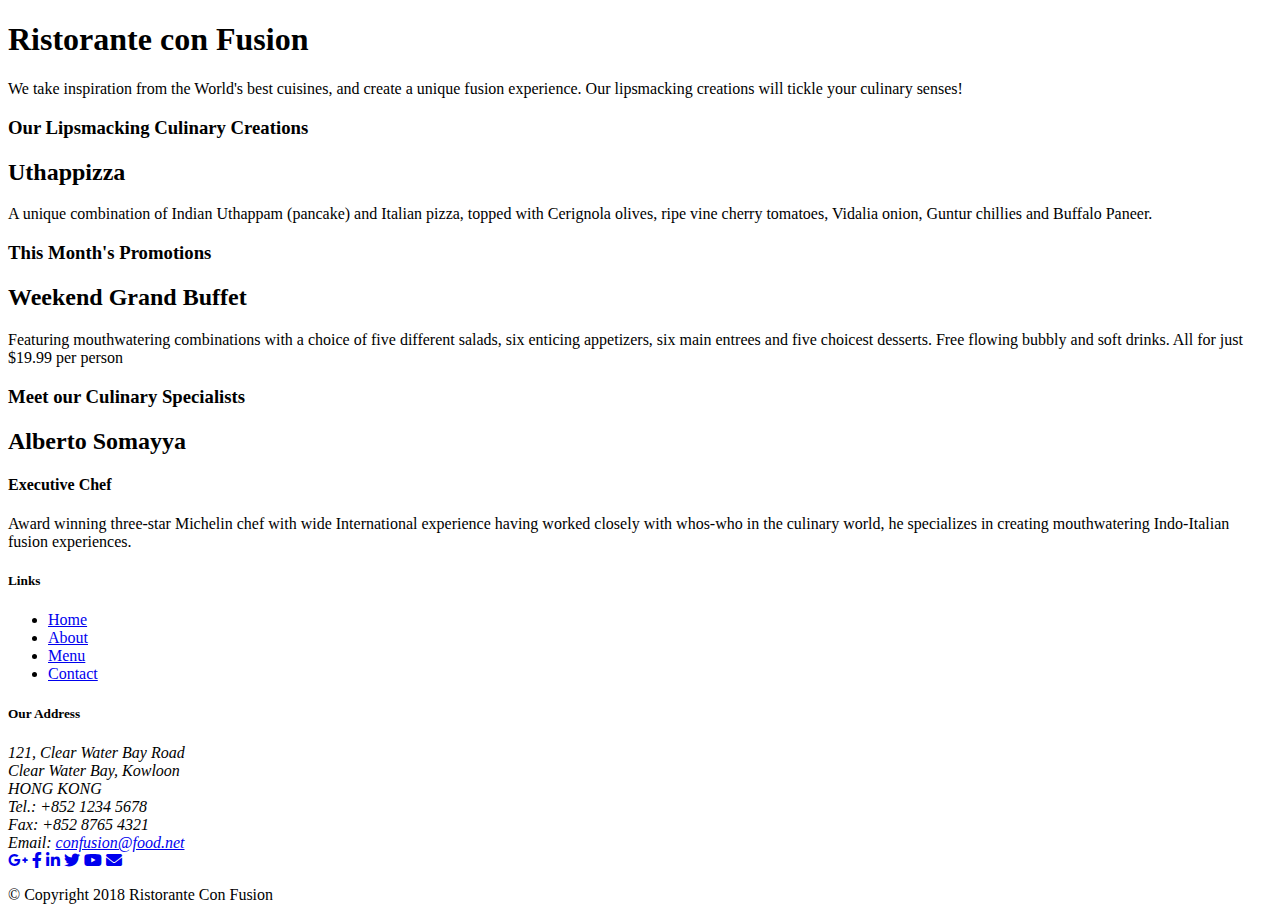
<file: public_html/index1.html>
<!DOCTYPE html>
<html lang="en">
    <link rel="stylesheet" href="https://cdnjs.cloudflare.com/ajax/libs/font-awesome/6.0.0-beta3/css/all.min.css">
<head>
    <title>Ristorante Con Fusion</title>
</head>

<body>

    <header>
        <div>
            <div>
                <div>
                    <h1>Ristorante con Fusion</h1>
                    <p>We take inspiration from the World's best cuisines, and create a unique fusion experience. Our lipsmacking creations will tickle your culinary senses!</p>
                </div>
                <div>
                </div>
            </div>
        </div>
    </header>

    <div>
        <div>
            <div>
                <h3>Our Lipsmacking Culinary Creations</h3>
            </div>
            <div>
                <h2>Uthappizza</h2>
                <p>A unique combination of Indian Uthappam (pancake) and Italian pizza, topped with Cerignola olives, ripe vine cherry tomatoes, Vidalia onion, Guntur chillies and Buffalo Paneer.</p>
            </div>
        </div>


        <div>
            <div>
                <h3>This Month's Promotions</h3>
            </div>
            <div>
                <h2>Weekend Grand Buffet</h2>
                <p>Featuring mouthwatering combinations with a choice of five different salads, six enticing appetizers, six main entrees and five choicest desserts. Free flowing bubbly and soft drinks. All for just $19.99 per person </p>
            </div>
        </div>

        <div>
            <div>
                <h3>Meet our Culinary Specialists</h3>
            </div>
            <div>
                <h2>Alberto Somayya</h2>
                <h4>Executive Chef</h4>
                <p>Award winning three-star Michelin chef with wide International experience having worked closely with whos-who in the culinary world, he specializes in creating mouthwatering Indo-Italian fusion experiences. </p>
            </div>
        </div>
    </div>

    <footer>
        <div>
            <div>             
                <div>
                    <h5>Links</h5>
                    <ul>
                        <li><a href="#">Home</a></li>
                        <li><a href="#">About</a></li>
                        <li><a href="#">Menu</a></li>
                        <li><a href="#">Contact</a></li>
                    </ul>
                </div>
                <div>
                    <h5>Our Address</h5>
                    <address>
		              121, Clear Water Bay Road<br>
		              Clear Water Bay, Kowloon<br>
		              HONG KONG<br>
		              Tel.: +852 1234 5678<br>
		              Fax: +852 8765 4321<br>
		              Email: <a href="mailto:confusion@food.net">confusion@food.net</a>
		           </address>
                </div>
                <div>
                    <div>
                        <a href="http://google.com/+"><i class="fab fa-google-plus-g"></i></a>
                        <a href="http://www.facebook.com/profile.php?id="><i class="fab fa-facebook-f"></i></a>
                        <a href="http://www.linkedin.com/in/"><i class="fab fa-linkedin-in"></i></a>
                        <a href="http://twitter.com/"><i class="fab fa-twitter"></i></a>
                        <a href="http://youtube.com/"><i class="fab fa-youtube"></i></a>
                        <a class= "text-muted" href="mailto:"><i class="fas fa-envelope"></i></a>
                    </div>
                </div>
           </div>
           <div>             
                <div>
                    <p>© Copyright 2018 Ristorante Con Fusion</p>
                </div>
           </div>
        </div>
    </footer>

</body>

</html>
</file>
<file: public_html/assets/vendors/themify-icons/css/themify-icons.css>
@font-face {
	font-family: 'themify';
	src:url("../fonts/themify.eot?-fvbane");
	src:url("../fonts/themify.eot?#iefix-fvbane") format("embedded-opentype"),
		url("../fonts/themify.woff?-fvbane") format("woff"),
		url("../fonts/themify.ttf?-fvbane") format("truetype"),
		url("../fonts/themify.svg?-fvbane#themify") format("svg");
	font-weight: normal;
	font-style: normal;
}

[class^="ti-"], [class*=" ti-"] {
	font-family: 'themify';
	speak: none;
	font-style: normal;
	font-weight: normal;
	font-variant: normal;
	text-transform: none;
	line-height: 1;

	/* Better Font Rendering =========== */
	-webkit-font-smoothing: antialiased;
	-moz-osx-font-smoothing: grayscale;
}

.ti-wand:before {
	content: "\e600";
}
.ti-volume:before {
	content: "\e601";
}
.ti-user:before {
	content: "\e602";
}
.ti-unlock:before {
	content: "\e603";
}
.ti-unlink:before {
	content: "\e604";
}
.ti-trash:before {
	content: "\e605";
}
.ti-thought:before {
	content: "\e606";
}
.ti-target:before {
	content: "\e607";
}
.ti-tag:before {
	content: "\e608";
}
.ti-tablet:before {
	content: "\e609";
}
.ti-star:before {
	content: "\e60a";
}
.ti-spray:before {
	content: "\e60b";
}
.ti-signal:before {
	content: "\e60c";
}
.ti-shopping-cart:before {
	content: "\e60d";
}
.ti-shopping-cart-full:before {
	content: "\e60e";
}
.ti-settings:before {
	content: "\e60f";
}
.ti-search:before {
	content: "\e610";
}
.ti-zoom-in:before {
	content: "\e611";
}
.ti-zoom-out:before {
	content: "\e612";
}
.ti-cut:before {
	content: "\e613";
}
.ti-ruler:before {
	content: "\e614";
}
.ti-ruler-pencil:before {
	content: "\e615";
}
.ti-ruler-alt:before {
	content: "\e616";
}
.ti-bookmark:before {
	content: "\e617";
}
.ti-bookmark-alt:before {
	content: "\e618";
}
.ti-reload:before {
	content: "\e619";
}
.ti-plus:before {
	content: "\e61a";
}
.ti-pin:before {
	content: "\e61b";
}
.ti-pencil:before {
	content: "\e61c";
}
.ti-pencil-alt:before {
	content: "\e61d";
}
.ti-paint-roller:before {
	content: "\e61e";
}
.ti-paint-bucket:before {
	content: "\e61f";
}
.ti-na:before {
	content: "\e620";
}
.ti-mobile:before {
	content: "\e621";
}
.ti-minus:before {
	content: "\e622";
}
.ti-medall:before {
	content: "\e623";
}
.ti-medall-alt:before {
	content: "\e624";
}
.ti-marker:before {
	content: "\e625";
}
.ti-marker-alt:before {
	content: "\e626";
}
.ti-arrow-up:before {
	content: "\e627";
}
.ti-arrow-right:before {
	content: "\e628";
}
.ti-arrow-left:before {
	content: "\e629";
}
.ti-arrow-down:before {
	content: "\e62a";
}
.ti-lock:before {
	content: "\e62b";
}
.ti-location-arrow:before {
	content: "\e62c";
}
.ti-link:before {
	content: "\e62d";
}
.ti-layout:before {
	content: "\e62e";
}
.ti-layers:before {
	content: "\e62f";
}
.ti-layers-alt:before {
	content: "\e630";
}
.ti-key:before {
	content: "\e631";
}
.ti-import:before {
	content: "\e632";
}
.ti-image:before {
	content: "\e633";
}
.ti-heart:before {
	content: "\e634";
}
.ti-heart-broken:before {
	content: "\e635";
}
.ti-hand-stop:before {
	content: "\e636";
}
.ti-hand-open:before {
	content: "\e637";
}
.ti-hand-drag:before {
	content: "\e638";
}
.ti-folder:before {
	content: "\e639";
}
.ti-flag:before {
	content: "\e63a";
}
.ti-flag-alt:before {
	content: "\e63b";
}
.ti-flag-alt-2:before {
	content: "\e63c";
}
.ti-eye:before {
	content: "\e63d";
}
.ti-export:before {
	content: "\e63e";
}
.ti-exchange-vertical:before {
	content: "\e63f";
}
.ti-desktop:before {
	content: "\e640";
}
.ti-cup:before {
	content: "\e641";
}
.ti-crown:before {
	content: "\e642";
}
.ti-comments:before {
	content: "\e643";
}
.ti-comment:before {
	content: "\e644";
}
.ti-comment-alt:before {
	content: "\e645";
}
.ti-close:before {
	content: "\e646";
}
.ti-clip:before {
	content: "\e647";
}
.ti-angle-up:before {
	content: "\e648";
}
.ti-angle-right:before {
	content: "\e649";
}
.ti-angle-left:before {
	content: "\e64a";
}
.ti-angle-down:before {
	content: "\e64b";
}
.ti-check:before {
	content: "\e64c";
}
.ti-check-box:before {
	content: "\e64d";
}
.ti-camera:before {
	content: "\e64e";
}
.ti-announcement:before {
	content: "\e64f";
}
.ti-brush:before {
	content: "\e650";
}
.ti-briefcase:before {
	content: "\e651";
}
.ti-bolt:before {
	content: "\e652";
}
.ti-bolt-alt:before {
	content: "\e653";
}
.ti-blackboard:before {
	content: "\e654";
}
.ti-bag:before {
	content: "\e655";
}
.ti-move:before {
	content: "\e656";
}
.ti-arrows-vertical:before {
	content: "\e657";
}
.ti-arrows-horizontal:before {
	content: "\e658";
}
.ti-fullscreen:before {
	content: "\e659";
}
.ti-arrow-top-right:before {
	content: "\e65a";
}
.ti-arrow-top-left:before {
	content: "\e65b";
}
.ti-arrow-circle-up:before {
	content: "\e65c";
}
.ti-arrow-circle-right:before {
	content: "\e65d";
}
.ti-arrow-circle-left:before {
	content: "\e65e";
}
.ti-arrow-circle-down:before {
	content: "\e65f";
}
.ti-angle-double-up:before {
	content: "\e660";
}
.ti-angle-double-right:before {
	content: "\e661";
}
.ti-angle-double-left:before {
	content: "\e662";
}
.ti-angle-double-down:before {
	content: "\e663";
}
.ti-zip:before {
	content: "\e664";
}
.ti-world:before {
	content: "\e665";
}
.ti-wheelchair:before {
	content: "\e666";
}
.ti-view-list:before {
	content: "\e667";
}
.ti-view-list-alt:before {
	content: "\e668";
}
.ti-view-grid:before {
	content: "\e669";
}
.ti-uppercase:before {
	content: "\e66a";
}
.ti-upload:before {
	content: "\e66b";
}
.ti-underline:before {
	content: "\e66c";
}
.ti-truck:before {
	content: "\e66d";
}
.ti-timer:before {
	content: "\e66e";
}
.ti-ticket:before {
	content: "\e66f";
}
.ti-thumb-up:before {
	content: "\e670";
}
.ti-thumb-down:before {
	content: "\e671";
}
.ti-text:before {
	content: "\e672";
}
.ti-stats-up:before {
	content: "\e673";
}
.ti-stats-down:before {
	content: "\e674";
}
.ti-split-v:before {
	content: "\e675";
}
.ti-split-h:before {
	content: "\e676";
}
.ti-smallcap:before {
	content: "\e677";
}
.ti-shine:before {
	content: "\e678";
}
.ti-shift-right:before {
	content: "\e679";
}
.ti-shift-left:before {
	content: "\e67a";
}
.ti-shield:before {
	content: "\e67b";
}
.ti-notepad:before {
	content: "\e67c";
}
.ti-server:before {
	content: "\e67d";
}
.ti-quote-right:before {
	content: "\e67e";
}
.ti-quote-left:before {
	content: "\e67f";
}
.ti-pulse:before {
	content: "\e680";
}
.ti-printer:before {
	content: "\e681";
}
.ti-power-off:before {
	content: "\e682";
}
.ti-plug:before {
	content: "\e683";
}
.ti-pie-chart:before {
	content: "\e684";
}
.ti-paragraph:before {
	content: "\e685";
}
.ti-panel:before {
	content: "\e686";
}
.ti-package:before {
	content: "\e687";
}
.ti-music:before {
	content: "\e688";
}
.ti-music-alt:before {
	content: "\e689";
}
.ti-mouse:before {
	content: "\e68a";
}
.ti-mouse-alt:before {
	content: "\e68b";
}
.ti-money:before {
	content: "\e68c";
}
.ti-microphone:before {
	content: "\e68d";
}
.ti-menu:before {
	content: "\e68e";
}
.ti-menu-alt:before {
	content: "\e68f";
}
.ti-map:before {
	content: "\e690";
}
.ti-map-alt:before {
	content: "\e691";
}
.ti-loop:before {
	content: "\e692";
}
.ti-location-pin:before {
	content: "\e693";
}
.ti-list:before {
	content: "\e694";
}
.ti-light-bulb:before {
	content: "\e695";
}
.ti-Italic:before {
	content: "\e696";
}
.ti-info:before {
	content: "\e697";
}
.ti-infinite:before {
	content: "\e698";
}
.ti-id-badge:before {
	content: "\e699";
}
.ti-hummer:before {
	content: "\e69a";
}
.ti-home:before {
	content: "\e69b";
}
.ti-help:before {
	content: "\e69c";
}
.ti-headphone:before {
	content: "\e69d";
}
.ti-harddrives:before {
	content: "\e69e";
}
.ti-harddrive:before {
	content: "\e69f";
}
.ti-gift:before {
	content: "\e6a0";
}
.ti-game:before {
	content: "\e6a1";
}
.ti-filter:before {
	content: "\e6a2";
}
.ti-files:before {
	content: "\e6a3";
}
.ti-file:before {
	content: "\e6a4";
}
.ti-eraser:before {
	content: "\e6a5";
}
.ti-envelope:before {
	content: "\e6a6";
}
.ti-download:before {
	content: "\e6a7";
}
.ti-direction:before {
	content: "\e6a8";
}
.ti-direction-alt:before {
	content: "\e6a9";
}
.ti-dashboard:before {
	content: "\e6aa";
}
.ti-control-stop:before {
	content: "\e6ab";
}
.ti-control-shuffle:before {
	content: "\e6ac";
}
.ti-control-play:before {
	content: "\e6ad";
}
.ti-control-pause:before {
	content: "\e6ae";
}
.ti-control-forward:before {
	content: "\e6af";
}
.ti-control-backward:before {
	content: "\e6b0";
}
.ti-cloud:before {
	content: "\e6b1";
}
.ti-cloud-up:before {
	content: "\e6b2";
}
.ti-cloud-down:before {
	content: "\e6b3";
}
.ti-clipboard:before {
	content: "\e6b4";
}
.ti-car:before {
	content: "\e6b5";
}
.ti-calendar:before {
	content: "\e6b6";
}
.ti-book:before {
	content: "\e6b7";
}
.ti-bell:before {
	content: "\e6b8";
}
.ti-basketball:before {
	content: "\e6b9";
}
.ti-bar-chart:before {
	content: "\e6ba";
}
.ti-bar-chart-alt:before {
	content: "\e6bb";
}
.ti-back-right:before {
	content: "\e6bc";
}
.ti-back-left:before {
	content: "\e6bd";
}
.ti-arrows-corner:before {
	content: "\e6be";
}
.ti-archive:before {
	content: "\e6bf";
}
.ti-anchor:before {
	content: "\e6c0";
}
.ti-align-right:before {
	content: "\e6c1";
}
.ti-align-left:before {
	content: "\e6c2";
}
.ti-align-justify:before {
	content: "\e6c3";
}
.ti-align-center:before {
	content: "\e6c4";
}
.ti-alert:before {
	content: "\e6c5";
}
.ti-alarm-clock:before {
	content: "\e6c6";
}
.ti-agenda:before {
	content: "\e6c7";
}
.ti-write:before {
	content: "\e6c8";
}
.ti-window:before {
	content: "\e6c9";
}
.ti-widgetized:before {
	content: "\e6ca";
}
.ti-widget:before {
	content: "\e6cb";
}
.ti-widget-alt:before {
	content: "\e6cc";
}
.ti-wallet:before {
	content: "\e6cd";
}
.ti-video-clapper:before {
	content: "\e6ce";
}
.ti-video-camera:before {
	content: "\e6cf";
}
.ti-vector:before {
	content: "\e6d0";
}
.ti-themify-logo:before {
	content: "\e6d1";
}
.ti-themify-favicon:before {
	content: "\e6d2";
}
.ti-themify-favicon-alt:before {
	content: "\e6d3";
}
.ti-support:before {
	content: "\e6d4";
}
.ti-stamp:before {
	content: "\e6d5";
}
.ti-split-v-alt:before {
	content: "\e6d6";
}
.ti-slice:before {
	content: "\e6d7";
}
.ti-shortcode:before {
	content: "\e6d8";
}
.ti-shift-right-alt:before {
	content: "\e6d9";
}
.ti-shift-left-alt:before {
	content: "\e6da";
}
.ti-ruler-alt-2:before {
	content: "\e6db";
}
.ti-receipt:before {
	content: "\e6dc";
}
.ti-pin2:before {
	content: "\e6dd";
}
.ti-pin-alt:before {
	content: "\e6de";
}
.ti-pencil-alt2:before {
	content: "\e6df";
}
.ti-palette:before {
	content: "\e6e0";
}
.ti-more:before {
	content: "\e6e1";
}
.ti-more-alt:before {
	content: "\e6e2";
}
.ti-microphone-alt:before {
	content: "\e6e3";
}
.ti-magnet:before {
	content: "\e6e4";
}
.ti-line-double:before {
	content: "\e6e5";
}
.ti-line-dotted:before {
	content: "\e6e6";
}
.ti-line-dashed:before {
	content: "\e6e7";
}
.ti-layout-width-full:before {
	content: "\e6e8";
}
.ti-layout-width-default:before {
	content: "\e6e9";
}
.ti-layout-width-default-alt:before {
	content: "\e6ea";
}
.ti-layout-tab:before {
	content: "\e6eb";
}
.ti-layout-tab-window:before {
	content: "\e6ec";
}
.ti-layout-tab-v:before {
	content: "\e6ed";
}
.ti-layout-tab-min:before {
	content: "\e6ee";
}
.ti-layout-slider:before {
	content: "\e6ef";
}
.ti-layout-slider-alt:before {
	content: "\e6f0";
}
.ti-layout-sidebar-right:before {
	content: "\e6f1";
}
.ti-layout-sidebar-none:before {
	content: "\e6f2";
}
.ti-layout-sidebar-left:before {
	content: "\e6f3";
}
.ti-layout-placeholder:before {
	content: "\e6f4";
}
.ti-layout-menu:before {
	content: "\e6f5";
}
.ti-layout-menu-v:before {
	content: "\e6f6";
}
.ti-layout-menu-separated:before {
	content: "\e6f7";
}
.ti-layout-menu-full:before {
	content: "\e6f8";
}
.ti-layout-media-right-alt:before {
	content: "\e6f9";
}
.ti-layout-media-right:before {
	content: "\e6fa";
}
.ti-layout-media-overlay:before {
	content: "\e6fb";
}
.ti-layout-media-overlay-alt:before {
	content: "\e6fc";
}
.ti-layout-media-overlay-alt-2:before {
	content: "\e6fd";
}
.ti-layout-media-left-alt:before {
	content: "\e6fe";
}
.ti-layout-media-left:before {
	content: "\e6ff";
}
.ti-layout-media-center-alt:before {
	content: "\e700";
}
.ti-layout-media-center:before {
	content: "\e701";
}
.ti-layout-list-thumb:before {
	content: "\e702";
}
.ti-layout-list-thumb-alt:before {
	content: "\e703";
}
.ti-layout-list-post:before {
	content: "\e704";
}
.ti-layout-list-large-image:before {
	content: "\e705";
}
.ti-layout-line-solid:before {
	content: "\e706";
}
.ti-layout-grid4:before {
	content: "\e707";
}
.ti-layout-grid3:before {
	content: "\e708";
}
.ti-layout-grid2:before {
	content: "\e709";
}
.ti-layout-grid2-thumb:before {
	content: "\e70a";
}
.ti-layout-cta-right:before {
	content: "\e70b";
}
.ti-layout-cta-left:before {
	content: "\e70c";
}
.ti-layout-cta-center:before {
	content: "\e70d";
}
.ti-layout-cta-btn-right:before {
	content: "\e70e";
}
.ti-layout-cta-btn-left:before {
	content: "\e70f";
}
.ti-layout-column4:before {
	content: "\e710";
}
.ti-layout-column3:before {
	content: "\e711";
}
.ti-layout-column2:before {
	content: "\e712";
}
.ti-layout-accordion-separated:before {
	content: "\e713";
}
.ti-layout-accordion-merged:before {
	content: "\e714";
}
.ti-layout-accordion-list:before {
	content: "\e715";
}
.ti-ink-pen:before {
	content: "\e716";
}
.ti-info-alt:before {
	content: "\e717";
}
.ti-help-alt:before {
	content: "\e718";
}
.ti-headphone-alt:before {
	content: "\e719";
}
.ti-hand-point-up:before {
	content: "\e71a";
}
.ti-hand-point-right:before {
	content: "\e71b";
}
.ti-hand-point-left:before {
	content: "\e71c";
}
.ti-hand-point-down:before {
	content: "\e71d";
}
.ti-gallery:before {
	content: "\e71e";
}
.ti-face-smile:before {
	content: "\e71f";
}
.ti-face-sad:before {
	content: "\e720";
}
.ti-credit-card:before {
	content: "\e721";
}
.ti-control-skip-forward:before {
	content: "\e722";
}
.ti-control-skip-backward:before {
	content: "\e723";
}
.ti-control-record:before {
	content: "\e724";
}
.ti-control-eject:before {
	content: "\e725";
}
.ti-comments-smiley:before {
	content: "\e726";
}
.ti-brush-alt:before {
	content: "\e727";
}
.ti-youtube:before {
	content: "\e728";
}
.ti-vimeo:before {
	content: "\e729";
}
.ti-twitter:before {
	content: "\e72a";
}
.ti-time:before {
	content: "\e72b";
}
.ti-tumblr:before {
	content: "\e72c";
}
.ti-skype:before {
	content: "\e72d";
}
.ti-share:before {
	content: "\e72e";
}
.ti-share-alt:before {
	content: "\e72f";
}
.ti-rocket:before {
	content: "\e730";
}
.ti-pinterest:before {
	content: "\e731";
}
.ti-new-window:before {
	content: "\e732";
}
.ti-microsoft:before {
	content: "\e733";
}
.ti-list-ol:before {
	content: "\e734";
}
.ti-linkedin:before {
	content: "\e735";
}
.ti-layout-sidebar-2:before {
	content: "\e736";
}
.ti-layout-grid4-alt:before {
	content: "\e737";
}
.ti-layout-grid3-alt:before {
	content: "\e738";
}
.ti-layout-grid2-alt:before {
	content: "\e739";
}
.ti-layout-column4-alt:before {
	content: "\e73a";
}
.ti-layout-column3-alt:before {
	content: "\e73b";
}
.ti-layout-column2-alt:before {
	content: "\e73c";
}
.ti-instagram:before {
	content: "\e73d";
}
.ti-google:before {
	content: "\e73e";
}
.ti-github:before {
	content: "\e73f";
}
.ti-flickr:before {
	content: "\e740";
}
.ti-facebook:before {
	content: "\e741";
}
.ti-dropbox:before {
	content: "\e742";
}
.ti-dribbble:before {
	content: "\e743";
}
.ti-apple:before {
	content: "\e744";
}
.ti-android:before {
	content: "\e745";
}
.ti-save:before {
	content: "\e746";
}
.ti-save-alt:before {
	content: "\e747";
}
.ti-yahoo:before {
	content: "\e748";
}
.ti-wordpress:before {
	content: "\e749";
}
.ti-vimeo-alt:before {
	content: "\e74a";
}
.ti-twitter-alt:before {
	content: "\e74b";
}
.ti-tumblr-alt:before {
	content: "\e74c";
}
.ti-trello:before {
	content: "\e74d";
}
.ti-stack-overflow:before {
	content: "\e74e";
}
.ti-soundcloud:before {
	content: "\e74f";
}
.ti-sharethis:before {
	content: "\e750";
}
.ti-sharethis-alt:before {
	content: "\e751";
}
.ti-reddit:before {
	content: "\e752";
}
.ti-pinterest-alt:before {
	content: "\e753";
}
.ti-microsoft-alt:before {
	content: "\e754";
}
.ti-linux:before {
	content: "\e755";
}
.ti-jsfiddle:before {
	content: "\e756";
}
.ti-joomla:before {
	content: "\e757";
}
.ti-html5:before {
	content: "\e758";
}
.ti-flickr-alt:before {
	content: "\e759";
}
.ti-email:before {
	content: "\e75a";
}
.ti-drupal:before {
	content: "\e75b";
}
.ti-dropbox-alt:before {
	content: "\e75c";
}
.ti-css3:before {
	content: "\e75d";
}
.ti-rss:before {
	content: "\e75e";
}
.ti-rss-alt:before {
	content: "\e75f";
}
</file>
